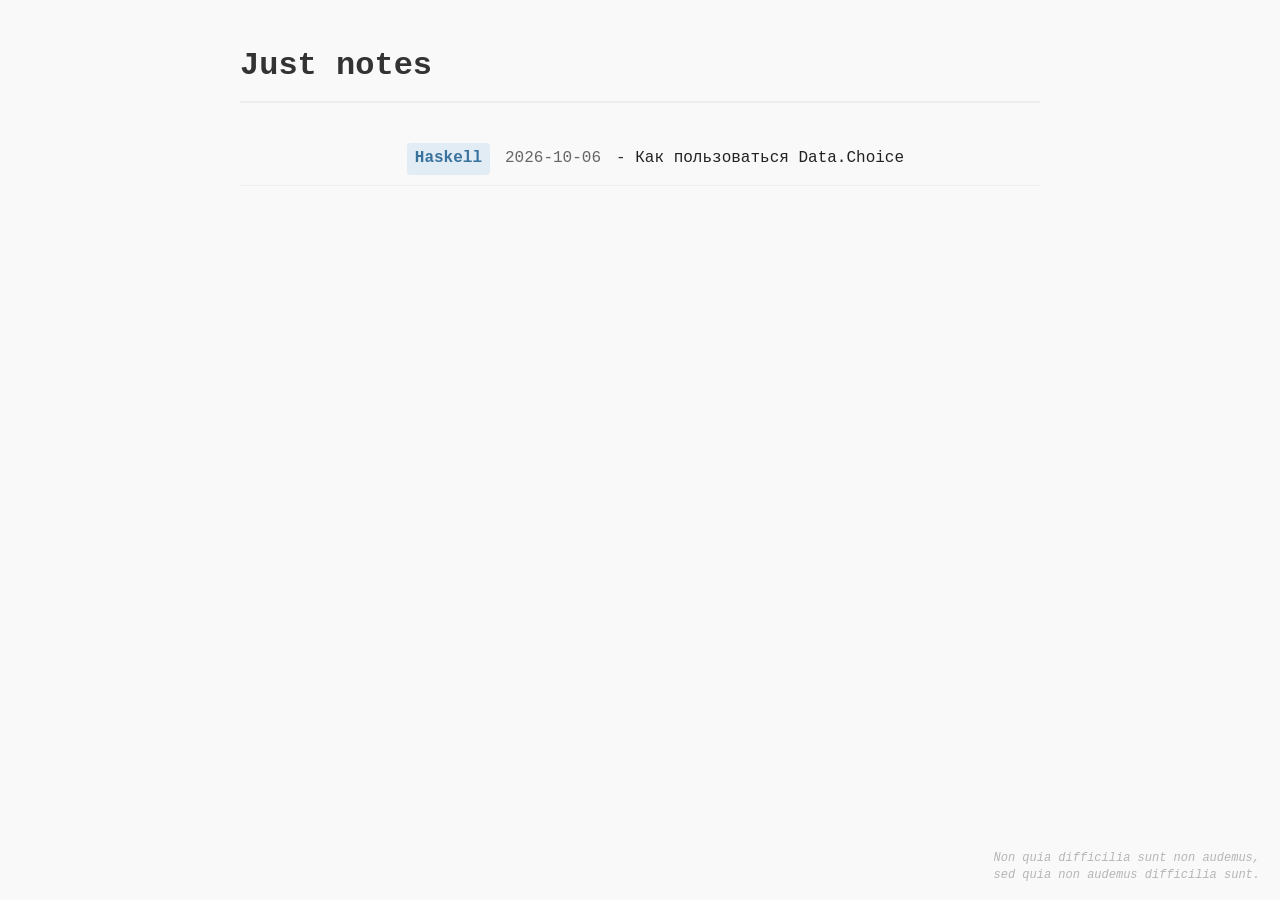
<file: index.html>
<!DOCTYPE html>
<html lang="ru">
    
<head>
    <meta charset="UTF-8">
    <meta name="viewport" content="width=device-width, initial-scale=1.0">
    <link rel="stylesheet" href="./css/little-quote.css">
    <link rel="stylesheet" href="./css/styles.css">
    
    <title>Notes</title>
</head>
<body>

    <h1>Just notes</h1>

    <ul class="notes-list">
        <li class="note-item">
            <div class="tags-container">
                <span class="tag">Haskell</span>
            </div>
            <span class="date">2026-10-06</span>
            <span class="title">- <a href="posts/data_choice_usage.html">Как пользоваться Data.Choice</a></span>
        </li>





    </ul>

    <div class="quote">
        Non quia difficilia sunt non audemus, sed quia non audemus difficilia sunt.
    </div>

</body>
</html>
</file>
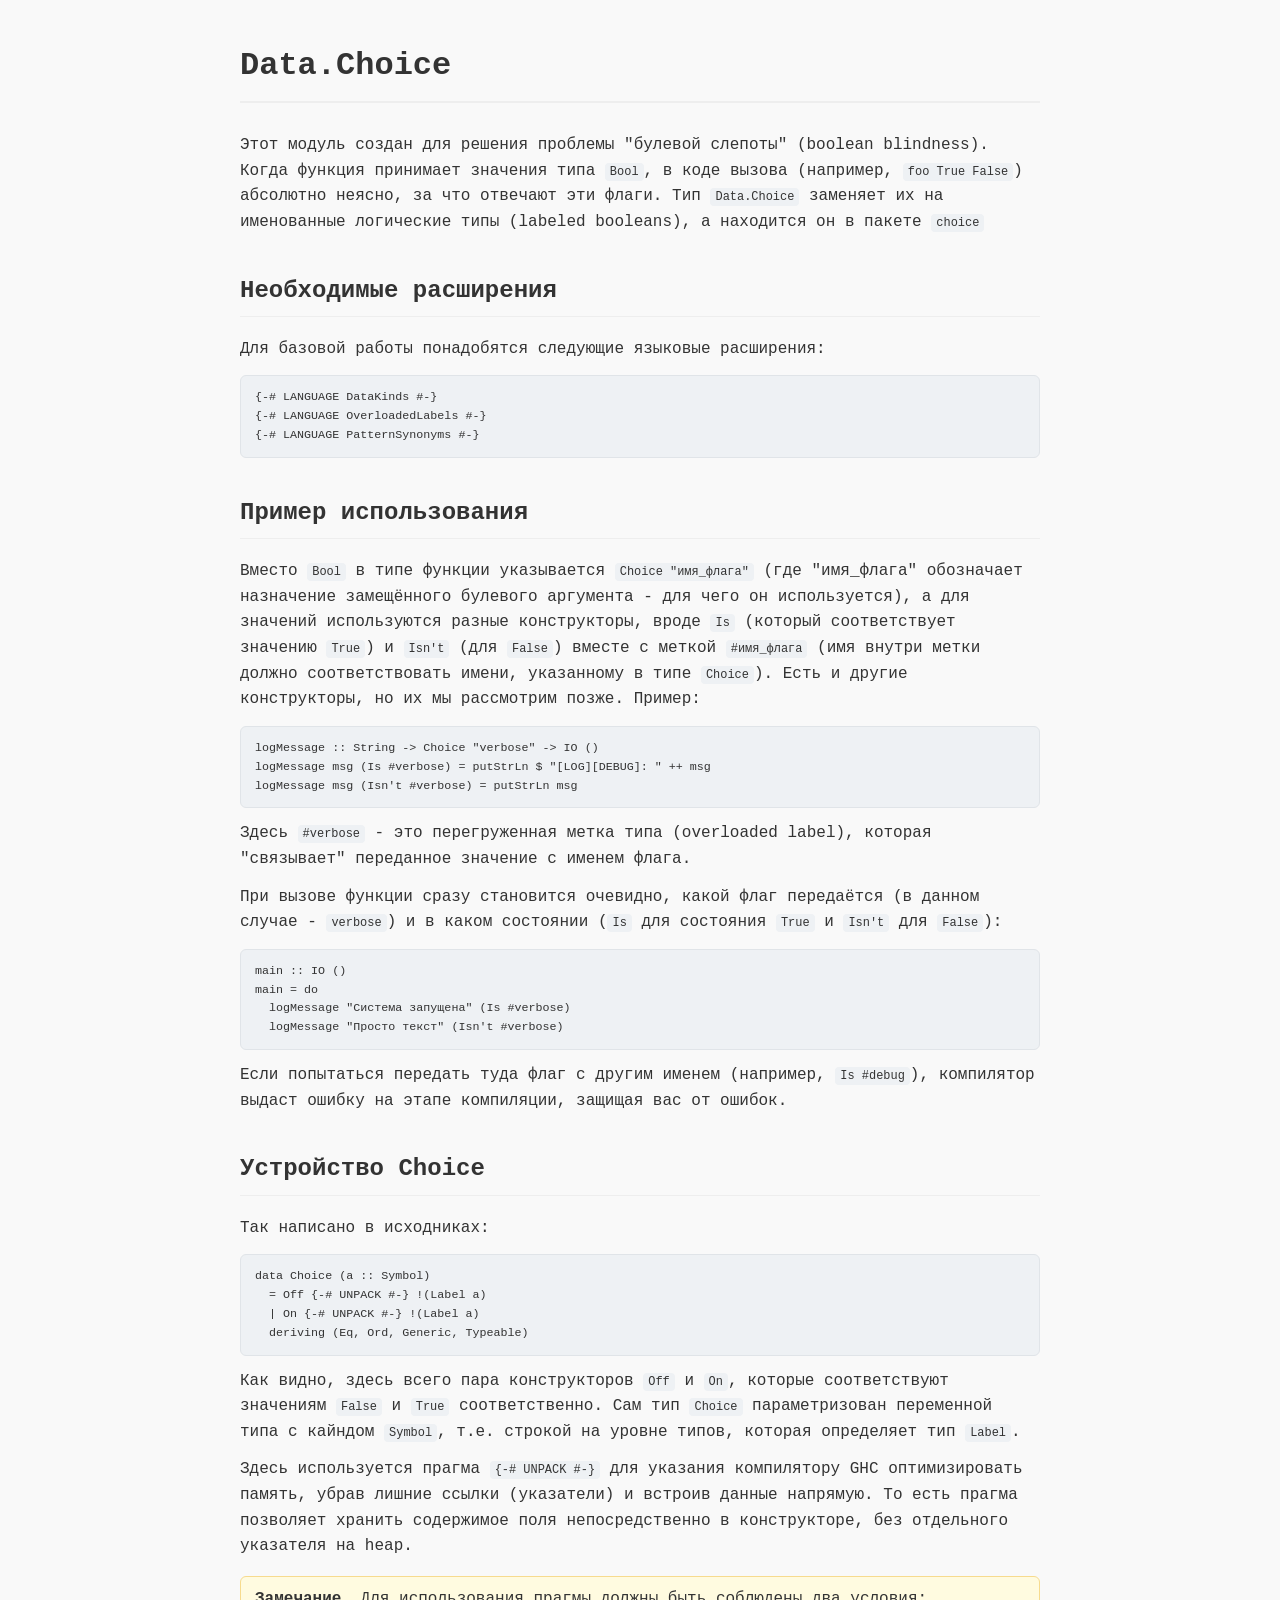
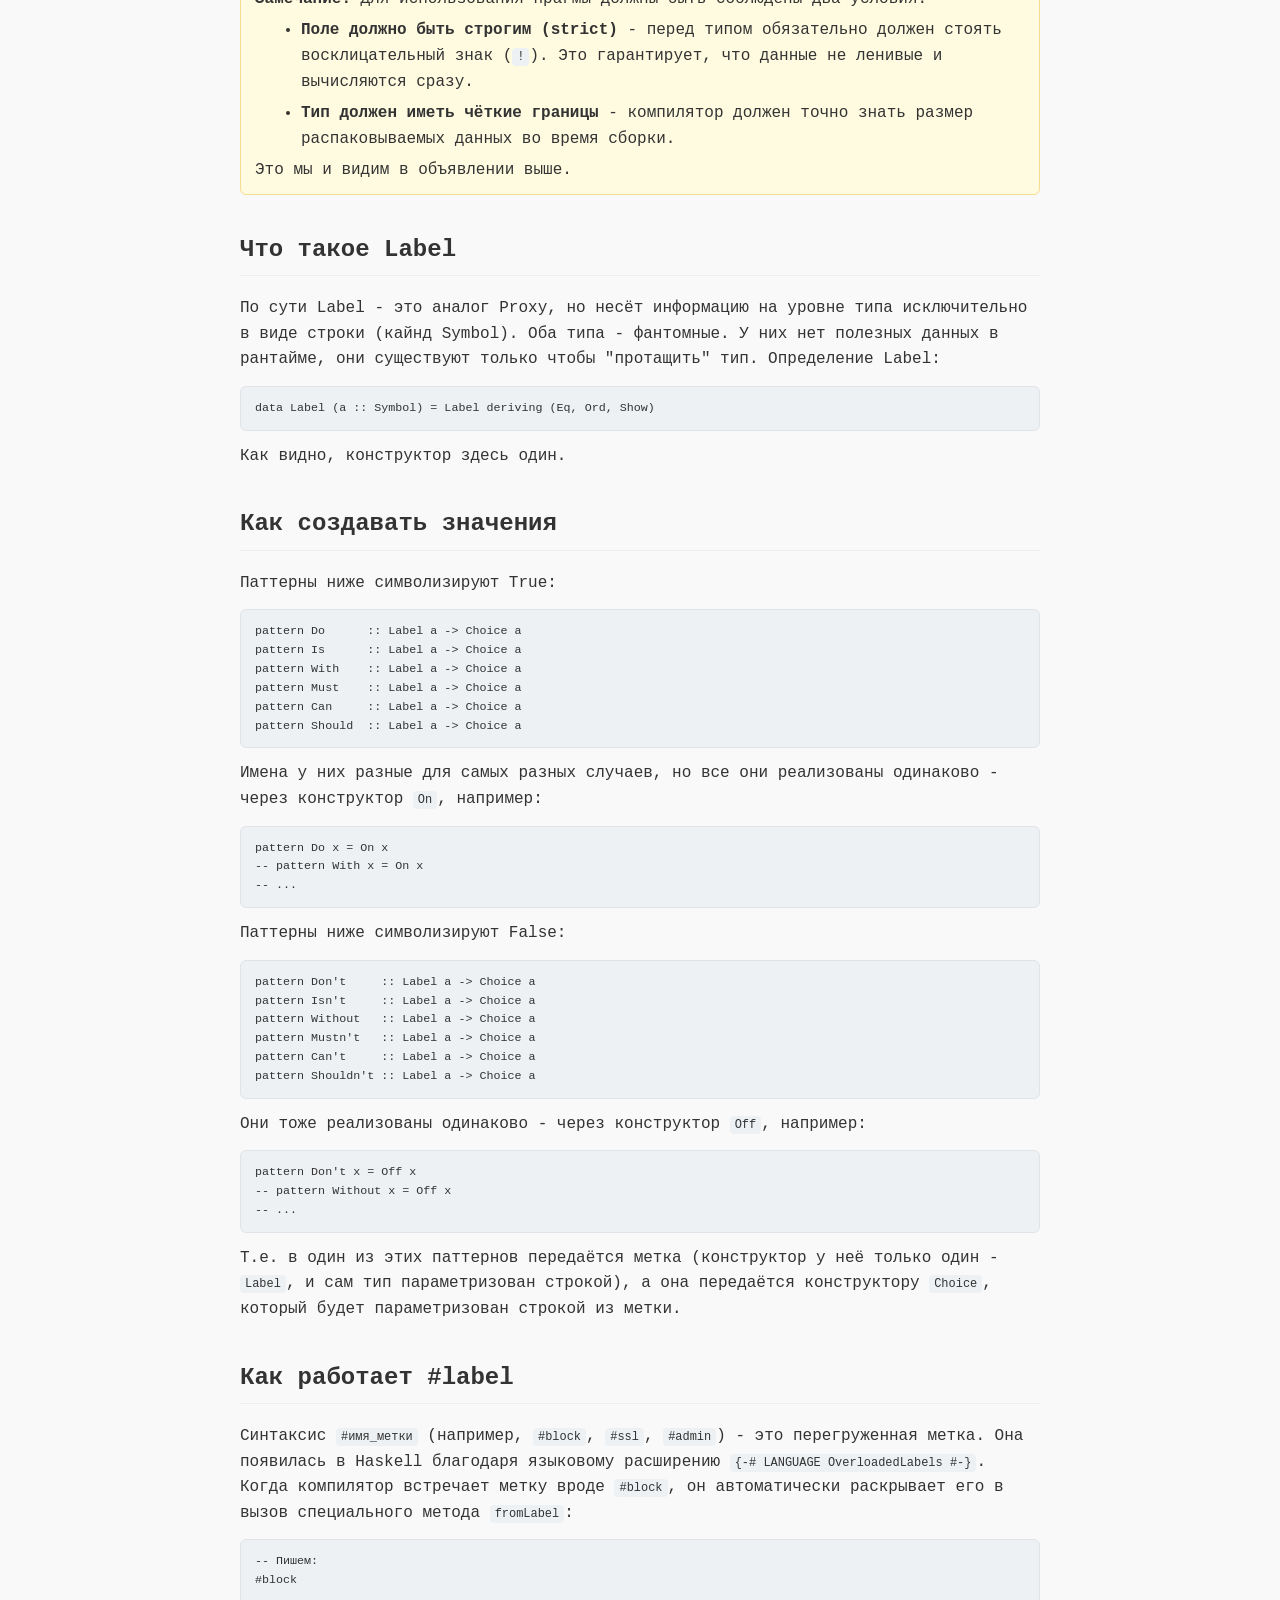
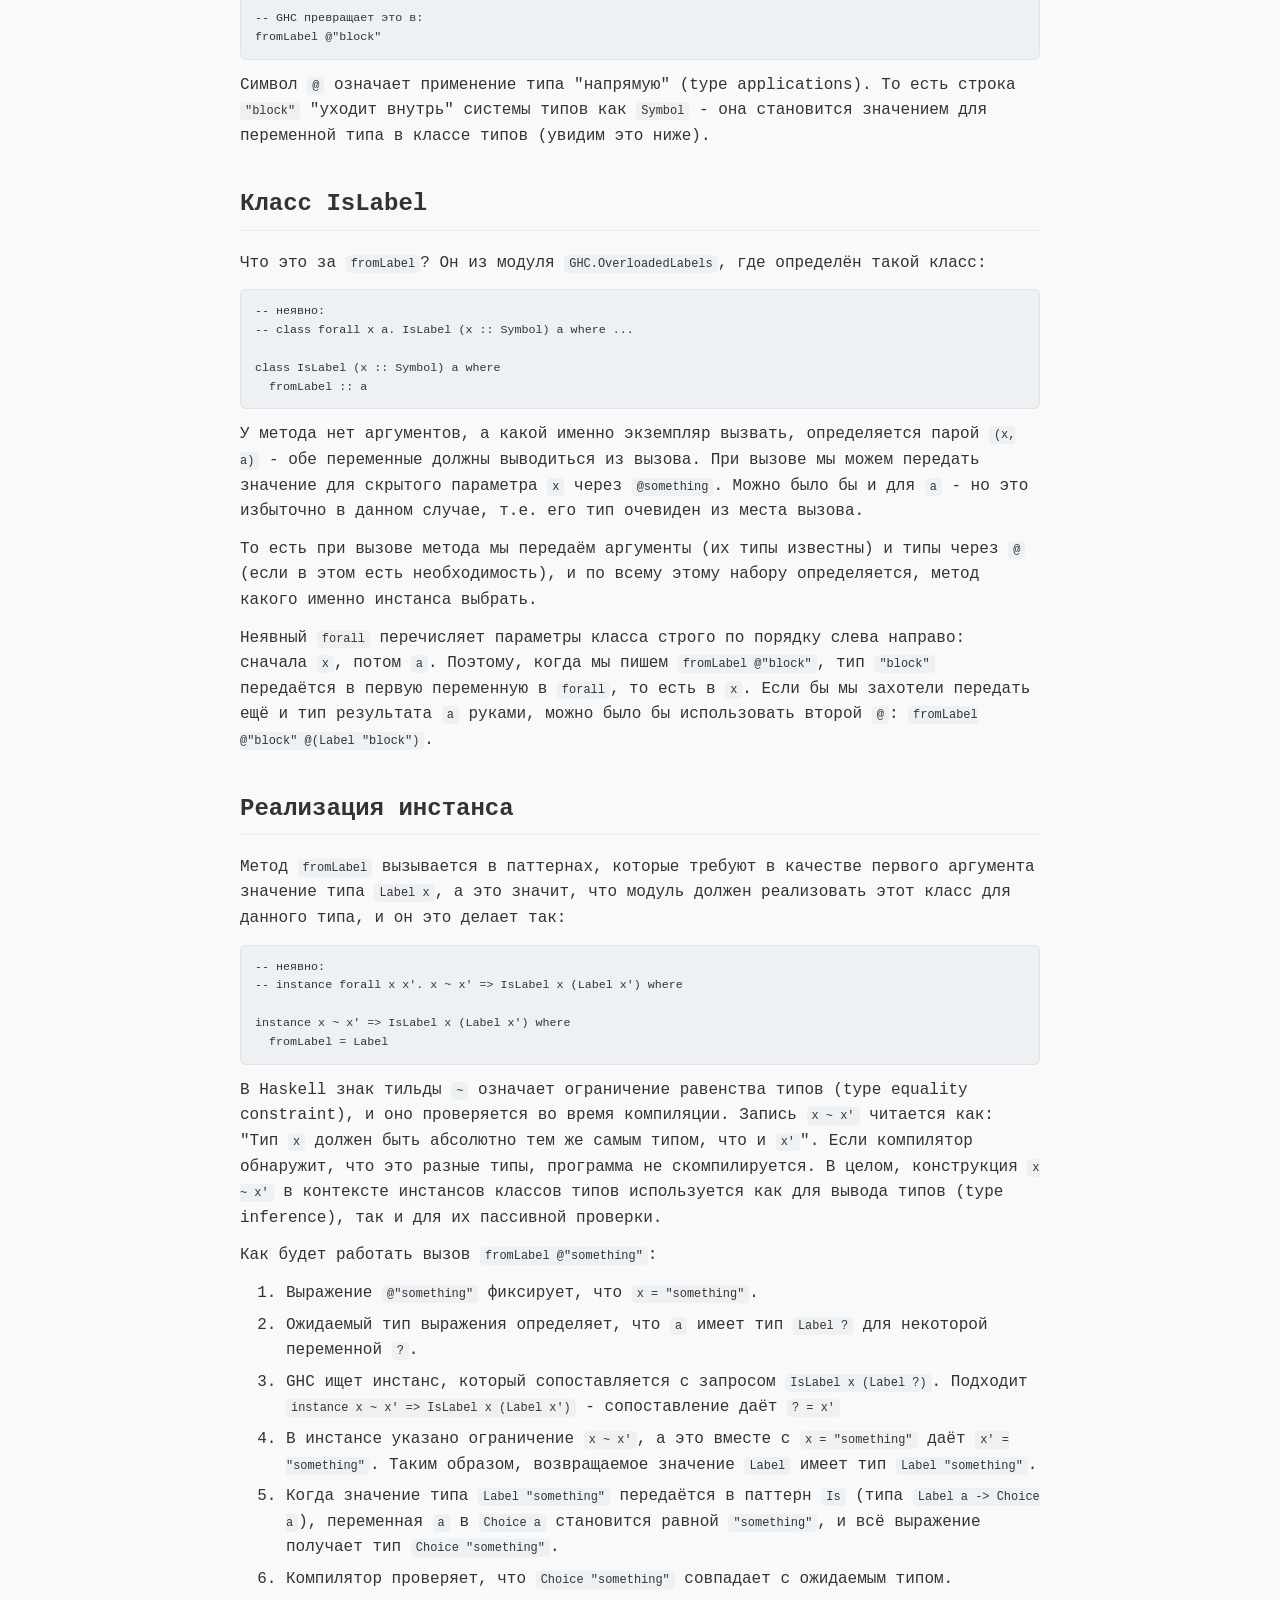
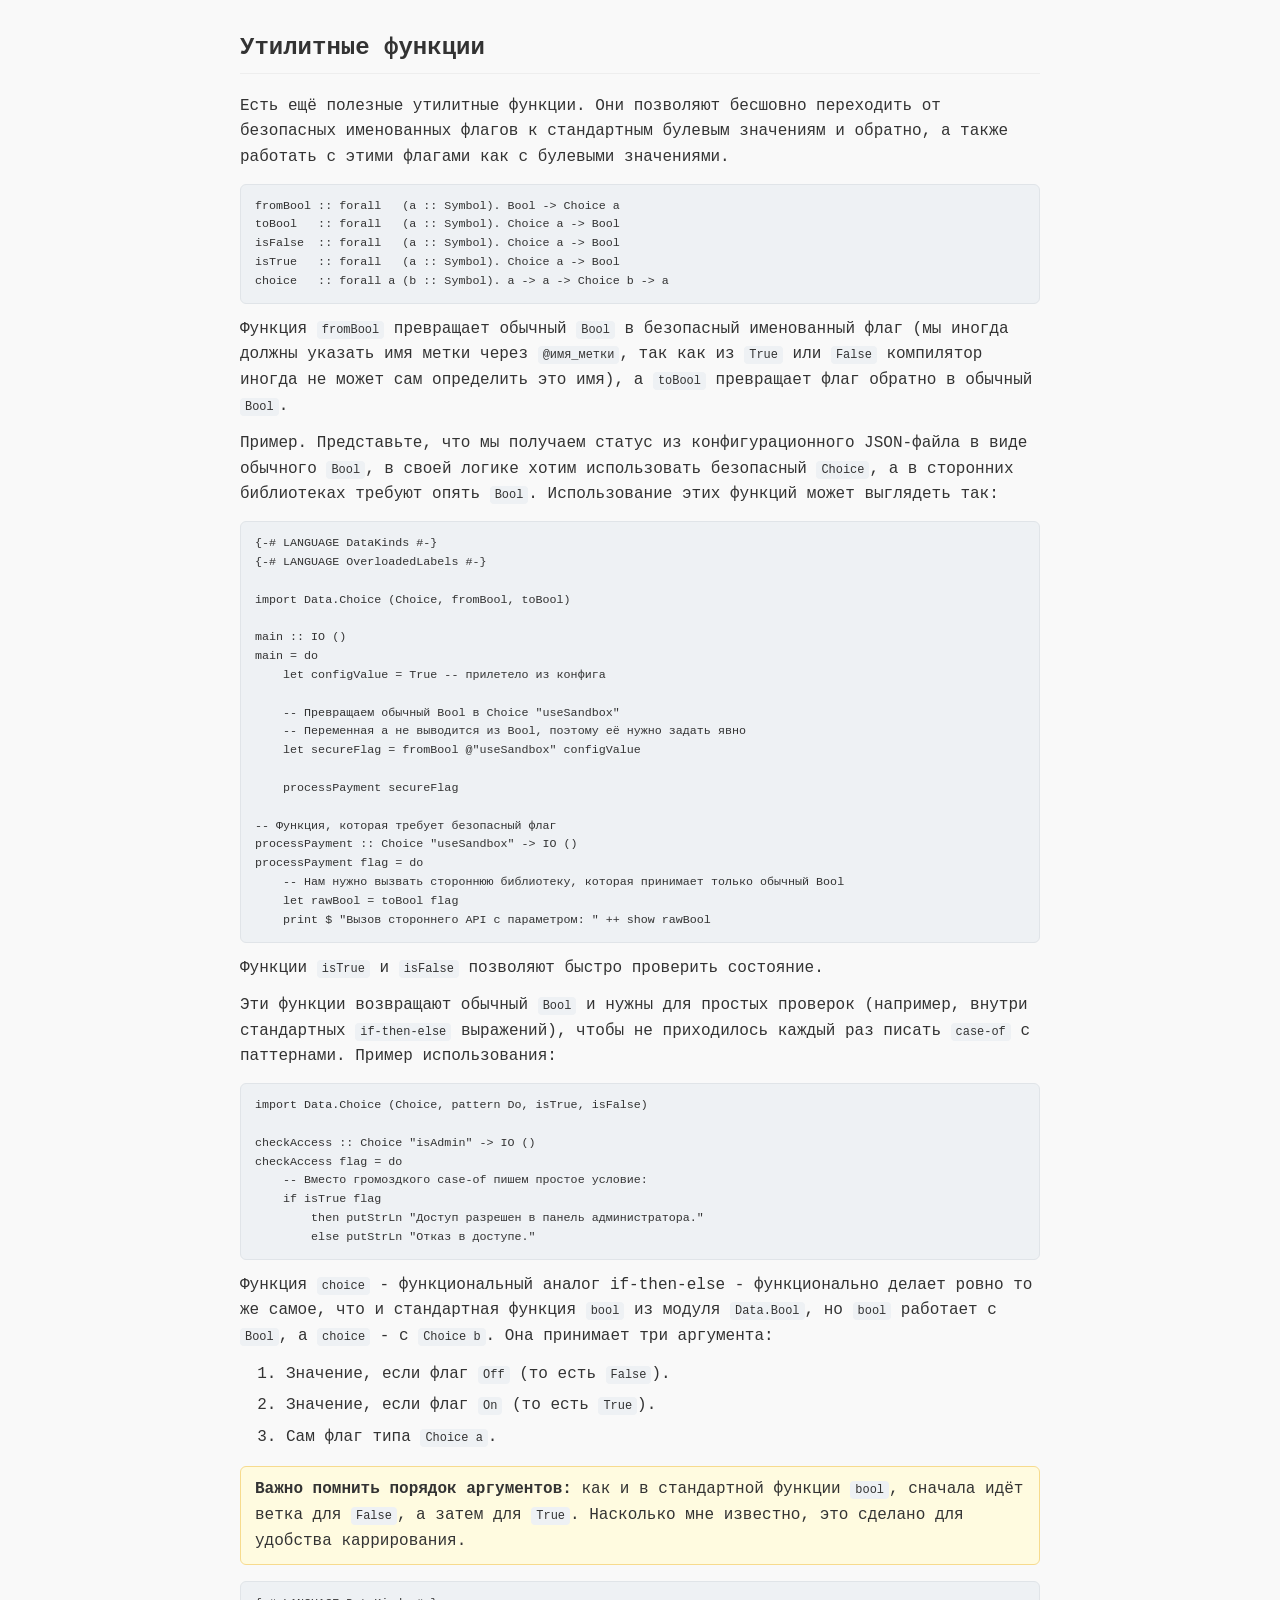
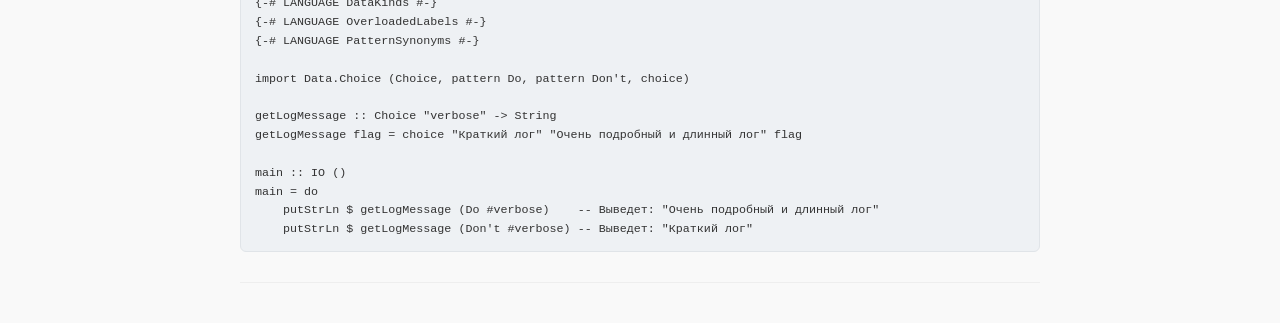
<file: posts/data_choice_usage.html>
<!DOCTYPE html>
<html lang="ru">
<head>
    <meta charset="UTF-8">
    <meta name="viewport" content="width=device-width, initial-scale=1.0">
    <title>Data.Choice</title>
    <link rel="stylesheet" href="../css/styles.css">
</head>
<body>

<!------------------------------------------------------------------>

    <h1>Data.Choice</h1>

    <p>
        Этот модуль создан для решения проблемы "булевой слепоты" (boolean blindness).
        Когда функция принимает значения типа <code>Bool</code>, в коде вызова (например, <code>foo True False</code>)
        абсолютно неясно, за что отвечают эти флаги. Тип <code>Data.Choice</code> заменяет их
        на именованные логические типы (labeled booleans), а находится он в пакете <code>choice</code>
    </p>

<!------------------------------------------------------------------>

    <h2>Необходимые расширения</h2>

    <p>Для базовой работы понадобятся следующие языковые расширения:</p>

<pre><code>{-# LANGUAGE DataKinds #-}
{-# LANGUAGE OverloadedLabels #-}
{-# LANGUAGE PatternSynonyms #-}</code></pre>

<!------------------------------------------------------------------>

    <h2>Пример использования</h2>

    <p>Вместо <code>Bool</code> в типе функции указывается <code>Choice "имя_флага"</code> (где "имя_флага" обозначает 
        назначение замещённого булевого аргумента - для чего он используется), а для значений 
     используются разные конструкторы, вроде <code>Is</code> (который соответствует
    значению <code>True</code>) и <code>Isn't</code> (для <code>False</code>) вместе с меткой <code>#имя_флага</code> (имя
     внутри метки должно соответствовать имени, указанному в типе <code>Choice</code>). 
    Есть и другие конструкторы, но их мы рассмотрим позже. Пример:</p>

<pre><code>logMessage :: String -&gt; Choice "verbose" -&gt; IO ()
logMessage msg (Is #verbose) = putStrLn $ "[LOG][DEBUG]: " ++ msg
logMessage msg (Isn't #verbose) = putStrLn msg</code></pre>

    <p>
        Здесь <code>#verbose</code> - это перегруженная метка типа (overloaded label), которая "связывает"
        переданное значение с именем флага.
    </p>

    <p>При вызове функции сразу становится очевидно, какой флаг передаётся (в данном случае - <code>verbose</code>) и в каком 
        состоянии (<code>Is</code> для состояния <code>True</code> и <code>Isn't</code> для <code>False</code>):</p>

<pre><code>main :: IO ()
main = do
  logMessage "Система запущена" (Is #verbose)
  logMessage "Просто текст" (Isn't #verbose)</code></pre>

    <p>
        Если попытаться передать туда флаг с другим именем (например, <code>Is #debug</code>),
        компилятор выдаст ошибку на этапе компиляции, защищая вас от ошибок.
    </p>

<!------------------------------------------------------------------>

    <h2>Устройство Choice</h2>

    <p>Так написано в исходниках:</p>

<pre><code>data Choice (a :: Symbol)
  = Off {-# UNPACK #-} !(Label a)
  | On {-# UNPACK #-} !(Label a)
  deriving (Eq, Ord, Generic, Typeable)</code></pre>

    <p>
        Как видно, здесь всего пара конструкторов <code>Off</code> и <code>On</code>, которые соответствуют
        значениям <code>False</code> и <code>True</code> соответственно. Сам тип <code>Choice</code>
        параметризован переменной типа с кайндом <code>Symbol</code>, т.е. строкой на уровне типов,
        которая определяет тип <code>Label</code>.
    </p>

    <p>
        Здесь используется прагма <code>{-# UNPACK #-}</code> для указания компилятору GHC оптимизировать память,
        убрав лишние ссылки (указатели) и встроив данные напрямую. То есть прагма позволяет хранить содержимое поля непосредственно в конструкторе,
        без отдельного указателя на heap.
    </p>

    <div class="note">
        <strong>Замечание.</strong> Для использования прагмы должны быть соблюдены два условия:
        <ul>
            <li>
                <strong>Поле должно быть строгим (strict)</strong> - перед типом обязательно должен стоять
                восклицательный знак (<code>!</code>). Это гарантирует, что данные не ленивые и вычисляются сразу.
            </li>
            <li>
                <strong>Тип должен иметь чёткие границы</strong> - компилятор должен точно знать размер
                распаковываемых данных во время сборки.
            </li>
        </ul>
        Это мы и видим в объявлении выше.
    </div>

<!------------------------------------------------------------------>

    <h2>Что такое Label</h2>

    <p>По сути Label - это аналог Proxy, но несёт информацию на уровне типа исключительно в виде строки (кайнд Symbol). Оба типа - фантомные. У них нет полезных данных в рантайме, они существуют только чтобы "протащить" тип. Определение Label:</p>

<pre><code>data Label (a :: Symbol) = Label deriving (Eq, Ord, Show)</code></pre>

    <p>
        Как видно, конструктор здесь один.
    </p>

<!------------------------------------------------------------------>

    <h2>Как создавать значения</h2>

    <p>Паттерны ниже символизируют True:</p>

<pre><code>pattern Do      :: Label a -&gt; Choice a
pattern Is      :: Label a -&gt; Choice a
pattern With    :: Label a -&gt; Choice a
pattern Must    :: Label a -&gt; Choice a
pattern Can     :: Label a -&gt; Choice a
pattern Should  :: Label a -&gt; Choice a</code></pre>

    <p>
        Имена у них разные для самых разных случаев, но все они реализованы одинаково -
        через конструктор <code>On</code>, например:
    </p>

<pre><code>pattern Do x = On x
-- pattern With x = On x
-- ...</code></pre>

<!------------------------------------------------------------------>

    <p>Паттерны ниже символизируют False:</p>

<pre><code>pattern Don't     :: Label a -&gt; Choice a
pattern Isn't     :: Label a -&gt; Choice a
pattern Without   :: Label a -&gt; Choice a
pattern Mustn't   :: Label a -&gt; Choice a
pattern Can't     :: Label a -&gt; Choice a
pattern Shouldn't :: Label a -&gt; Choice a</code></pre>

    <p>
        Они тоже реализованы одинаково - через конструктор <code>Off</code>, например:
    </p>

<pre><code>pattern Don't x = Off x
-- pattern Without x = Off x
-- ...</code></pre>

    <p>
        Т.е. в один из этих паттернов передаётся метка (конструктор у неё только один -
        <code>Label</code>, и сам тип параметризован строкой), а она передаётся конструктору
        <code>Choice</code>, который будет параметризован строкой из метки.
    </p>

<!------------------------------------------------------------------>

    <h2>Как работает #label</h2>

    <p>
        Синтаксис <code>#имя_метки</code> (например, <code>#block</code>, <code>#ssl</code>,
        <code>#admin</code>) - это перегруженная метка. Она появилась в Haskell
        благодаря языковому расширению <code>{-# LANGUAGE OverloadedLabels #-}</code>.
        Когда компилятор встречает метку вроде <code>#block</code>, он автоматически раскрывает его
        в вызов специального метода <code>fromLabel</code>:
    </p>

<pre><code>-- Пишем:
#block

-- GHC превращает это в:
fromLabel @"block"</code></pre>

    <p>
        Символ <code>@</code> означает применение типа "напрямую" (type applications). То есть строка
        <code>"block"</code> "уходит внутрь" системы типов как <code>Symbol</code> - она становится значением для переменной типа
        в классе типов (увидим это ниже).
    </p>

<!------------------------------------------------------------------>

    <h2>Класс IsLabel</h2>

    <p>
        Что это за <code>fromLabel</code>? Он из модуля <code>GHC.OverloadedLabels</code>, где
        определён такой класс:
    </p>

<pre><code>-- неявно:
-- class forall x a. IsLabel (x :: Symbol) a where ...

class IsLabel (x :: Symbol) a where
  fromLabel :: a</code></pre>

    <p>
        У метода нет аргументов, а какой именно экземпляр вызвать, определяется парой
        <code>(x, a)</code> - обе переменные должны выводиться из вызова. При вызове мы можем
        передать значение для скрытого параметра <code>x</code> через <code>@something</code>.
        Можно было бы и для <code>a</code> - но это избыточно в данном случае, т.е. его тип очевиден из места вызова.
    </p>
    <p>
        То есть при вызове метода мы передаём аргументы (их типы известны) и типы через
        <code>@</code> (если в этом есть необходимость), и по всему этому набору определяется, 
        метод какого именно инстанса выбрать.
    </p>
    <p>
        Неявный <code>forall</code> перечисляет параметры класса строго по порядку слева направо:
        сначала <code>x</code>, потом <code>a</code>. Поэтому, когда мы пишем
        <code>fromLabel @"block"</code>, тип <code>"block"</code> передаётся в первую переменную
        в <code>forall</code>, то есть в <code>x</code>. Если бы мы захотели передать ещё и тип
        результата <code>a</code> руками, можно было бы использовать второй <code>@</code>:
        <code>fromLabel @"block" @(Label "block")</code>.
    </p>

<!------------------------------------------------------------------>

    <h2>Реализация инстанса</h2>

    <p>
        Метод <code>fromLabel</code> вызывается в паттернах, которые требуют в качестве первого аргумента 
        значение типа <code>Label x</code>,
        а это значит, что модуль должен реализовать этот класс для данного типа,
        и он это делает так:
    </p>

<pre><code>-- неявно:
-- instance forall x x'. x ~ x' =&gt; IsLabel x (Label x') where

instance x ~ x' =&gt; IsLabel x (Label x') where
  fromLabel = Label</code></pre>

    <p>
        В Haskell знак тильды <code>~</code> означает ограничение равенства типов (type equality constraint), и оно
        проверяется во время компиляции. 
        Запись <code>x ~ x'</code> читается как: "Тип <code>x</code> должен
        быть абсолютно тем же самым типом, что и <code>x'</code>". Если компилятор обнаружит,
        что это разные типы, программа не скомпилируется. В целом, конструкция <code>x ~ x'</code>
        в контексте инстансов классов типов используется как для вывода типов (type inference),
        так и для их пассивной проверки.
    </p>

<!------------------------------------------------------------------>

    <p>Как будет работать вызов <code>fromLabel @"something"</code>:</p>

    <ol>
        <li>Выражение <code>@"something"</code> фиксирует, что <code>x = "something"</code>.</li>
        <li>
            Ожидаемый тип выражения определяет, что <code>a</code> имеет тип
            <code>Label ?</code> для некоторой переменной <code>?</code>.
        </li>
        <li>
            GHC ищет инстанс, который сопоставляется с запросом <code>IsLabel x (Label ?)</code>. Подходит 
            <code>instance x ~ x' => IsLabel x (Label x')</code> - сопоставление даёт <code>? = x'</code>
        </li>
        <li>
            В инстансе указано ограничение <code>x ~ x'</code>, а это вместе с <code>x = "something"</code> даёт <code>x' = "something"</code>. 
            Таким образом, возвращаемое значение <code>Label</code> имеет тип <code>Label "something"</code>.
        </li>
        <li>
            Когда значение типа <code>Label "something"</code> передаётся в паттерн <code>Is</code> (типа <code>Label a -> Choice a</code>), 
            переменная <code>a</code> в <code>Choice a</code> 
            становится равной <code>"something"</code>, и всё выражение получает тип <code>Choice "something"</code>.
        </li>
        <li>
            Компилятор проверяет, что <code>Choice "something"</code> совпадает с ожидаемым типом.
        </li>
    </ol>

<!------------------------------------------------------------------>

    <h2>Утилитные функции</h2>

    <p>
        Есть ещё полезные утилитные функции. Они позволяют бесшовно переходить от безопасных именованных флагов
        к стандартным булевым значениям и обратно, а также работать с этими флагами как с булевыми значениями.
    </p>

<pre><code>fromBool :: forall   (a :: Symbol). Bool -&gt; Choice a
toBool   :: forall   (a :: Symbol). Choice a -&gt; Bool
isFalse  :: forall   (a :: Symbol). Choice a -&gt; Bool
isTrue   :: forall   (a :: Symbol). Choice a -&gt; Bool
choice   :: forall a (b :: Symbol). a -&gt; a -&gt; Choice b -&gt; a</code></pre>

    <p>
        Функция <code>fromBool</code> превращает обычный <code>Bool</code> в безопасный именованный флаг (мы 
        иногда должны указать имя метки через <code>@имя_метки</code>, так как из <code>True</code> или <code>False</code> 
        компилятор иногда не может сам определить это имя), а
        <code>toBool</code> превращает флаг обратно в обычный <code>Bool</code>.
    </p>

    <p>
        Пример. Представьте, что мы получаем статус из конфигурационного JSON-файла в виде обычного
        <code>Bool</code>, в своей логике хотим использовать безопасный <code>Choice</code>, а в сторонних библиотеках 
        требуют опять <code>Bool</code>. Использование этих функций может выглядеть так:
    </p>

<pre><code>{-# LANGUAGE DataKinds #-}
{-# LANGUAGE OverloadedLabels #-}

import Data.Choice (Choice, fromBool, toBool)

main :: IO ()
main = do
    let configValue = True -- прилетело из конфига

    -- Превращаем обычный Bool в Choice "useSandbox"
    -- Переменная a не выводится из Bool, поэтому её нужно задать явно
    let secureFlag = fromBool @"useSandbox" configValue

    processPayment secureFlag

-- Функция, которая требует безопасный флаг
processPayment :: Choice "useSandbox" -&gt; IO ()
processPayment flag = do
    -- Нам нужно вызвать стороннюю библиотеку, которая принимает только обычный Bool
    let rawBool = toBool flag
    print $ "Вызов стороннего API с параметром: " ++ show rawBool
</code></pre>

    <p>Функции <code>isTrue</code> и <code>isFalse</code> позволяют быстро проверить состояние.</p>

    <p>
        Эти функции возвращают обычный <code>Bool</code> и нужны для простых проверок
        (например, внутри стандартных <code>if-then-else</code> выражений), чтобы 
        не приходилось каждый раз писать <code>case-of</code> с паттернами. Пример использования:
    </p>

<pre><code>import Data.Choice (Choice, pattern Do, isTrue, isFalse)

checkAccess :: Choice "isAdmin" -&gt; IO ()
checkAccess flag = do
    -- Вместо громоздкого case-of пишем простое условие:
    if isTrue flag
        then putStrLn "Доступ разрешен в панель администратора."
        else putStrLn "Отказ в доступе."
</code></pre>

<!------------------------------------------------------------------>

    <p>Функция <code>choice</code> - функциональный аналог if-then-else - функционально делает ровно то же самое, что 
        и стандартная
        функция <code>bool</code> из модуля <code>Data.Bool</code>, но <code>bool</code> работает
        с <code>Bool</code>, а <code>choice</code> - с <code>Choice b</code>. Она принимает три аргумента:
    </p>

    <ol>
        <li>Значение, если флаг <code>Off</code> (то есть <code>False</code>).</li>
        <li>Значение, если флаг <code>On</code> (то есть <code>True</code>).</li>
        <li>Сам флаг типа <code>Choice a</code>.</li>
    </ol>

    <div class="note">
        <strong>Важно помнить порядок аргументов:</strong> как и в стандартной функции
        <code>bool</code>, сначала идёт ветка для <code>False</code>, а затем для <code>True</code>.
        Насколько мне известно, это сделано для удобства каррирования.
    </div>

<pre><code>{-# LANGUAGE DataKinds #-}
{-# LANGUAGE OverloadedLabels #-}
{-# LANGUAGE PatternSynonyms #-}

import Data.Choice (Choice, pattern Do, pattern Don't, choice)

getLogMessage :: Choice "verbose" -&gt; String
getLogMessage flag = choice "Краткий лог" "Очень подробный и длинный лог" flag

main :: IO ()
main = do
    putStrLn $ getLogMessage (Do #verbose)    -- Выведет: "Очень подробный и длинный лог"
    putStrLn $ getLogMessage (Don't #verbose) -- Выведет: "Краткий лог"</code></pre>

<!------------------------------------------------------------------>

<hr>

</body>
</html>
</file>
<file: css/little-quote.css>
.quote {
    position: fixed;
    bottom: 16px;
    right: 20px;
    max-width: 270px;
    text-align: right;
    font-style: italic;
    color: #656565;                 
    opacity: 0.45;              
    font-size: 12px;
    line-height: 1.4;
    /* pointer-events: none;       
    user-select: none;          */
    /* transition: opacity 0.3s ease; */
}

/* .quote:hover {
    opacity: 0.85;
    color: #888;
} */
</file>
<file: css/styles.css>
/* styles.css */

body {
    font-family: ui-monospace, SFMono-Regular, SF Mono, Menlo, Monaco, Consolas, "Liberation Mono", "Courier New", monospace;
    max-width: 800px;
    margin: 40px auto;
    padding: 0 20px;
    background-color: #f9f9f9;
    color: #333;
    line-height: 1.6;
}

h1 {
    border-bottom: 2px solid #eee;
    padding-bottom: 10px;
    margin-bottom: 30px;
}

h2 {
    border-bottom: 1px solid #eee;
    padding-bottom: 6px;
    margin-top: 36px;
}

h3 {
    margin-top: 26px;
}

p {
    margin: 12px 0;
}

code {
    background-color: #eef1f4;
    padding: 2px 5px;
    border-radius: 4px;
    font-size: 0.92em;
}

pre {
    background-color: #eef1f4;
    border: 1px solid #e0e4e8;
    border-radius: 6px;
    padding: 12px 14px;
    overflow-x: auto;
    line-height: 1.45;
}

pre code {
    background: none;
    padding: 0;
    font-size: 0.9em;
}

ul, ol {
    margin: 6px 0 6px 6px;
}

li {
    margin: 6px 0;
}

blockquote {
    border-left: 4px solid #d0d7de;
    margin: 14px 0;
    padding: 4px 14px;
    color: #57606a;
    background-color: #eef1f4;
    border-radius: 0 4px 4px 0;
}

.note {
    background-color: #fffbe0;
    border: 1px solid #f7db8e;
    border-radius: 6px;
    padding: 10px 14px;
    margin: 16px 0;
}

.notes-list {
    list-style: none;
    padding: 0;
    margin: 0;
}
.note-item {
    display: flex;
    align-items: center;
    padding: 10px 0;
    border-bottom: 1px solid #f0f0f0;
}

/* Контейнер для тегов: выравнивает их по правому краю своего блока */
.tags-container {
    display: flex;
    flex-direction: row-reverse; /* Новые теги встают левее предыдущих */
    justify-content: flex-start;
    width: 250px;               /* Фиксированная ширина зоны тегов */
    margin-right: 15px;
    flex-shrink: 0;             /* Запрещаем сжатие блока с тегами */
}

.tag {
    background-color: #e1ecf4;
    color: #39739d;
    padding: 3px 8px;
    border-radius: 4px;
    /* font-size: 12px; */
    font-weight: bold;
    margin-left: 6px;           /* Отступ между тегами слева */
    white-space: nowrap;
}

/* Выделяем основной (последний в коде) тег другим цветом */
.tag.main-tag {
    background-color: #d1e7dd;
    color: #0f5132;
}

.date {
    color: #666;
    font-variant-numeric: tabular-nums;
    margin-right: 15px;
    flex-shrink: 0;
}
.title {
    font-weight: normal;
}
.title a {
    color: #222;            /* Ссылка становится черной, как и весь текст */
    text-decoration: none;  /* Убираем стандартное синее подчеркивание */
}
.title a:hover {
    text-decoration: underline; /* Подчеркивание появляется только при наведении */
    background-color: #f0f0f0;  /* Легкий серый фон при наведении */
}

.warning {
    background-color: #fff1e5;
    border: 1px solid #d4761a;
    border-radius: 6px;
    padding: 10px 14px;
    margin: 16px 0;
}

.lead {
    color: #555;
}

hr {
    border: none;
    border-top: 1px solid #eee;
    margin: 30px 0;
}

.links {
    list-style: none;
    padding: 0;
    margin: 6px 0;
}
.links li {
    padding: 10px 0;
    border-bottom: 1px solid #eee;
}
.links li:last-child {
    border-bottom: none;
}
.links a {
    color: #39739d;
    text-decoration: none;
    font-weight: bold;
}
.links a:hover {
    text-decoration: underline;
    background-color: #eef1f4;
}
.links .desc {
    color: #666;
    font-weight: normal;
}
</file>
